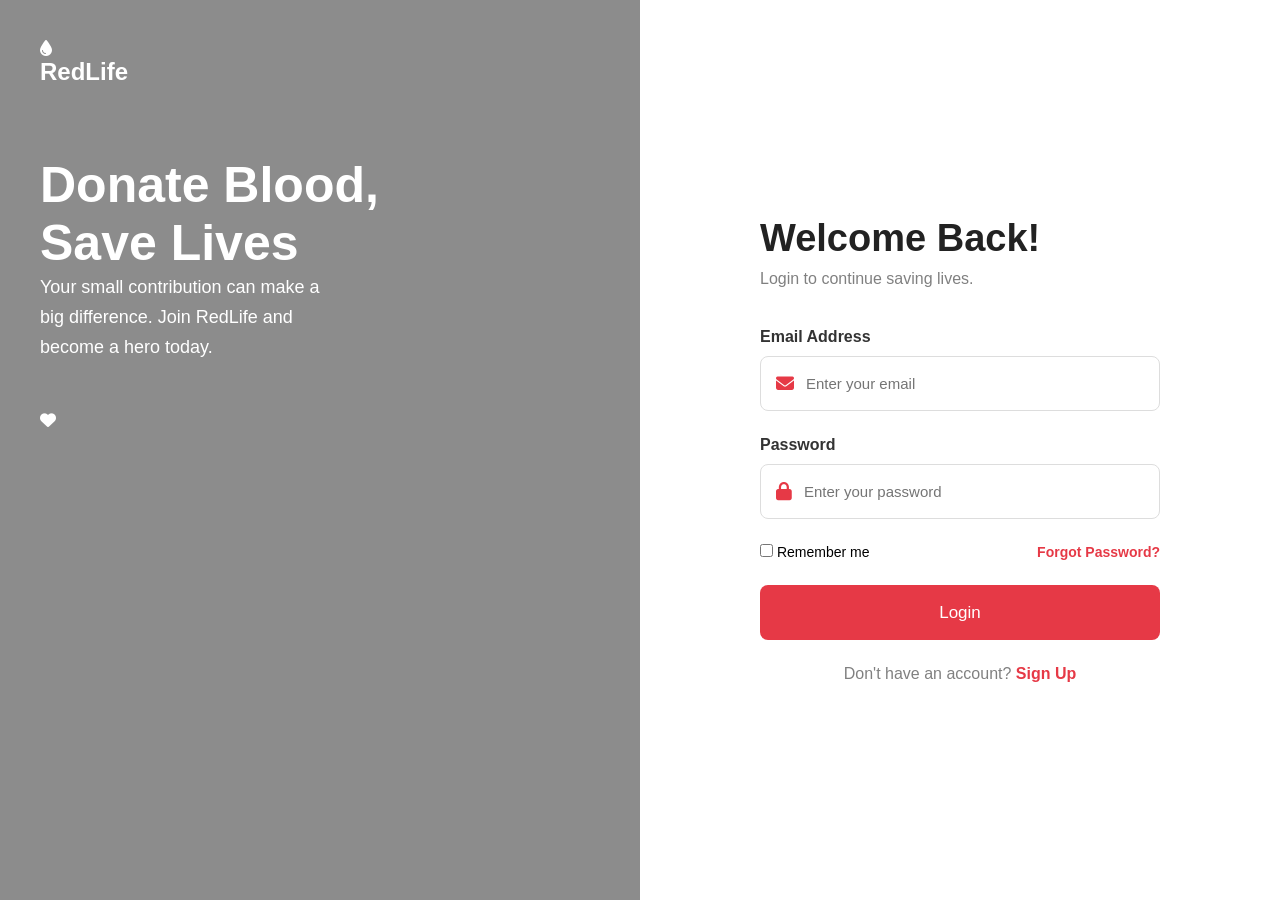
<file: login.html>
<!DOCTYPE html>
<html lang="en">

<head>
    <meta charset="UTF-8">
    <meta name="viewport" content="width=device-width, initial-scale=1.0">

    <title>RedLife Login</title>

    <link rel="stylesheet" href="login.css">

    <!-- Font Awesome Icons -->
    <link rel="stylesheet" href="https://cdnjs.cloudflare.com/ajax/libs/font-awesome/6.5.1/css/all.min.css">
</head>

<body>

    <div class="login-container">

        <!-- Left Side -->
        <div class="left-side">

            <!-- Background Video -->
            <video class="background-video" autoplay muted loop playsinline>
                <source src="./images/vecteezy_covid-19-virus-mutates-or-develops-a-strain-enter-the-body_7098044.mov">
            </video>

            <!-- Dark Overlay -->
            <div class="video-overlay"></div>

            <div class="content">

                <div class="logo">
                    <i class="fa-solid fa-droplet"></i>
                    <h2>RedLife</h2>
                </div>

                <h1>Donate Blood,<br>Save Lives</h1>

                <p>
                    Your small contribution can make a big difference.
                    Join RedLife and become a hero today.
                </p>

                <div class="blood-icon">
                    <i class="fa-solid fa-heart"></i>
                </div>

            </div>

        </div>


        <!-- Right Side Login -->
        <div class="right-side">

            <div class="login-box">

                <h1>Welcome Back!</h1>

                <p class="subtitle">
                    Login to continue saving lives.
                </p>


                <form>

                    <div class="input-box">

                        <label>Email Address</label>

                        <div class="input-field">

                            <i class="fa-solid fa-envelope"></i>

                            <input type="email" placeholder="Enter your email">

                        </div>

                    </div>


                    <div class="input-box">

                        <label>Password</label>

                        <div class="input-field">

                            <i class="fa-solid fa-lock"></i>

                            <input type="password" placeholder="Enter your password">

                        </div>

                    </div>


                    <div class="options">

                        <label>

                            <input type="checkbox">

                            Remember me

                        </label>

                        <a href="#">Forgot Password?</a>

                    </div>


                    <!-- <a href="about.html"><button>Login</button></a> -->
                    <button type="button" onclick="window.location.href='index.html'">
                        Login
                    </button>

                    <p class="register">

                        Don't have an account?

                        <a href="#">Sign Up</a>

                    </p>

                </form>

            </div>

        </div>

    </div>

</body>

</html>
</file>
<file: login.css>
* {
    margin: 0;
    padding: 0;
    box-sizing: border-box;
}


body {
    font-family: Arial, sans-serif;
}


.login-container {
    width: 100%;
    min-height: 100vh;

    display: flex;
}

/* 
/* LEFT SIDE 

.left-side {
    width: 50%;

    background: linear-gradient(
        135deg,
        #c1121f,
        #e63946
    );

    color: white;

    display: flex;

    justify-content: center;

    align-items: center;
}


.content {
    width: 70%;
}


.logo {
    display: flex;

    align-items: center;

    gap: 10px;

    margin-bottom: 70px;
}


.logo i {
    font-size: 35px;
}


.logo h2 {
    font-size: 30px;
}


.content h1 {
    font-size: 50px;

    margin-bottom: 20px;
}


.content p {
    font-size: 18px;

    line-height: 30px;

    width: 80%;
}


.blood-icon {
    margin-top: 50px;

    width: 100px;

    height: 100px;

    background-color: white;

    color: #e63946;

    border-radius: 50%;

    display: flex;

    justify-content: center;

    align-items: center;
}


.blood-icon i {
    font-size: 45px;
}

 */

 .left-side {
    position: relative;
    overflow: hidden;
}

/* Background Video */
.background-video {
    position: absolute;
    top: 0;
    left: 0;

    width: 100%;
    height: 100%;

    object-fit: cover;

    z-index: 0;
}

/* Dark Overlay */
.video-overlay {
    position: absolute;
    top: 0;
    left: 0;

    width: 100%;
    height: 100%;

    background: rgba(0, 0, 0, 0.45);

    

    z-index: 1;
}

/* Content above video */
.left-side .content {
    position: relative;
    color: white;
    padding: 40px;
    z-index: 2;
}

/* RIGHT SIDE */

.right-side {
    width: 50%;

    display: flex;

    justify-content: center;

    align-items: center;

    background-color: #ffffff;
}


.login-box {
    width: 400px;
}


.login-box h1 {
    font-size: 38px;

    color: #222;

    margin-bottom: 10px;
}


.subtitle {
    color: gray;

    margin-bottom: 40px;

    font-size: 16px;
}



/* INPUT */

.input-box {
    margin-bottom: 25px;
}


.input-box label {
    display: block;

    margin-bottom: 10px;

    font-weight: bold;

    color: #333;
}


.input-field {
    width: 100%;

    height: 55px;

    border: 1px solid #ddd;

    border-radius: 8px;

    display: flex;

    align-items: center;

    padding: 0 15px;
}


.input-field i {
    color: #e63946;

    font-size: 18px;

    margin-right: 12px;
}


.input-field input {
    width: 100%;

    border: none;

    outline: none;

    font-size: 15px;
}



/* OPTIONS */

.options {
    display: flex;

    justify-content: space-between;

    margin-bottom: 25px;

    font-size: 14px;
}


.options a {
    text-decoration: none;

    color: #e63946;

    font-weight: bold;
}



/* BUTTON */

button {
    width: 100%;

    height: 55px;

    border: none;

    border-radius: 8px;

    background-color: #e63946;

    color: white;

    font-size: 17px;

    /* cursor: pointer; */

    transition: 0.3s;
}


button:hover {
    background-color: #c1121f;
}



/* REGISTER */

.register {
    text-align: center;

    margin-top: 25px;

    color: gray;
}


.register a {
    color: #e63946;

    text-decoration: none;

    font-weight: bold;
}





/* =========================================================
   1. MOBILE
   0px - 575.99px
   ========================================================= */

@media (max-width: 575.99px) {

    .login-container {
        width: 100%;
        min-height: 100vh;
        display: flex;
        flex-direction: column;
    }

    /* ================= LEFT SIDE ================= */

    .left-side {
        width: 100%;
        min-height: 45vh;
        padding: 40px 20px;
    }

    .content {
        width: 90%;
    }

    .logo {
        margin-bottom: 35px;
    }

    .logo i {
        font-size: 28px;
    }

    .logo h2 {
        font-size: 25px;
    }

    .content h1 {
        font-size: 35px;
        line-height: 1.15;
        margin-bottom: 15px;
    }

    .content p {
        width: 100%;
        font-size: 15px;
        line-height: 24px;
    }

    .blood-icon {
        margin-top: 30px;
        width: 75px;
        height: 75px;
    }

    .blood-icon i {
        font-size: 35px;
    }


    /* ================= RIGHT SIDE ================= */

    .right-side {
        width: 100%;
        min-height: 55vh;
        padding: 40px 20px;
    }

    .login-box {
        width: 100%;
        max-width: 400px;
    }

    .login-box h1 {
        font-size: 30px;
        margin-bottom: 10px;
    }

    .subtitle {
        font-size: 14px;
        margin-bottom: 30px;
    }

    .input-box {
        margin-bottom: 20px;
    }

    .input-field {
        width: 100%;
        height: 50px;
    }

    .options {
        font-size: 13px;
        gap: 10px;
    }

    button {
        width: 100%;
        height: 50px;
        font-size: 16px;
    }

    .register {
        font-size: 14px;
    }

}


/* =========================================================
   2. MOBILE LANDSCAPE
   576px - 767.99px
   ========================================================= */

@media (min-width: 576px) and (max-width: 767.99px) {

    .login-container {
        width: 100%;
        min-height: 100vh;
        display: flex;
        flex-direction: column;
    }

    /* ================= LEFT SIDE ================= */

    .left-side {
        width: 100%;
        min-height: 42vh;
        padding: 40px 30px;
    }

    .content {
        width: 85%;
    }

    .logo {
        margin-bottom: 30px;
    }

    .logo i {
        font-size: 30px;
    }

    .logo h2 {
        font-size: 27px;
    }

    .content h1 {
        font-size: 38px;
        line-height: 1.15;
    }

    .content p {
        width: 90%;
        font-size: 16px;
        line-height: 25px;
    }

    .blood-icon {
        margin-top: 25px;
        width: 80px;
        height: 80px;
    }

    .blood-icon i {
        font-size: 38px;
    }


    /* ================= RIGHT SIDE ================= */

    .right-side {
        width: 100%;
        min-height: 58vh;
        padding: 40px 30px;
    }

    .login-box {
        width: 90%;
        max-width: 450px;
    }

    .login-box h1 {
        font-size: 32px;
    }

    .subtitle {
        margin-bottom: 30px;
    }

}


/* =========================================================
   3. TABLET
   768px - 991.99px
   ========================================================= */

@media (min-width: 768px) and (max-width: 991.99px) {

    .login-container {
        width: 100%;
        min-height: 100vh;
        display: flex;
        flex-direction: column;
    }

    /* ================= LEFT SIDE ================= */

    .left-side {
        width: 100%;
        min-height: 45vh;
        padding: 50px 40px;
    }

    .content {
        width: 80%;
    }

    .logo {
        margin-bottom: 35px;
    }

    .logo i {
        font-size: 32px;
    }

    .logo h2 {
        font-size: 28px;
    }

    .content h1 {
        font-size: 42px;
        line-height: 1.15;
    }

    .content p {
        width: 85%;
        font-size: 17px;
        line-height: 27px;
    }

    .blood-icon {
        margin-top: 30px;
    }


    /* ================= RIGHT SIDE ================= */

    .right-side {
        width: 100%;
        min-height: 55vh;
        padding: 50px 40px;
    }

    .login-box {
        width: 70%;
        max-width: 450px;
    }

    .login-box h1 {
        font-size: 35px;
    }

}


/* =========================================================
   4. LAPTOP
   992px - 1199.99px
   ========================================================= */

@media (min-width: 992px) and (max-width: 1199.99px) {

    .login-container {
        width: 100%;
        min-height: 100vh;
        display: flex;
        flex-direction: row;
    }

    /* ================= LEFT SIDE ================= */

    .left-side {
        width: 50%;
    }

    .content {
        width: 75%;
    }

    .logo {
        margin-bottom: 60px;
    }

    .content h1 {
        font-size: 45px;
    }

    .content p {
        width: 90%;
        font-size: 17px;
        line-height: 28px;
    }

    .blood-icon {
        margin-top: 45px;
    }


    /* ================= RIGHT SIDE ================= */

    .right-side {
        width: 50%;
        padding: 30px;
    }

    .login-box {
        width: 85%;
        max-width: 400px;
    }

    .login-box h1 {
        font-size: 36px;
    }

}


/* =========================================================
   5. LARGE DESKTOP
   1200px - 1399.99px
   ========================================================= */

@media (min-width: 1200px) and (max-width: 1399.99px) {

    .login-container {
        width: 100%;
        min-height: 100vh;
        display: flex;
        flex-direction: row;
    }

    /* ================= LEFT SIDE ================= */

    .left-side {
        width: 50%;
    }

    .content {
        width: 70%;
    }

    .logo {
        margin-bottom: 70px;
    }

    .content h1 {
        font-size: 50px;
    }

    .content p {
        width: 80%;
        font-size: 18px;
        line-height: 30px;
    }

    .blood-icon {
        margin-top: 50px;
    }


    /* ================= RIGHT SIDE ================= */

    .right-side {
        width: 50%;
    }

    .login-box {
        width: 400px;
    }

    .login-box h1 {
        font-size: 38px;
    }

}


/* =========================================================
   6. EXTRA LARGE DESKTOP
   1400px+
   ========================================================= */

@media (min-width: 1400px) {

    .login-container {
        width: 100%;
        min-height: 100vh;
        display: flex;
        flex-direction: row;
    }

    /* ================= LEFT SIDE ================= */

    .left-side {
        width: 50%;
    }

    .content {
        width: 70%;
        max-width: 650px;
    }

    .logo {
        margin-bottom: 70px;
    }

    .logo i {
        font-size: 35px;
    }

    .logo h2 {
        font-size: 30px;
    }

    .content h1 {
        font-size: 50px;
    }

    .content p {
        width: 80%;
        font-size: 18px;
        line-height: 30px;
    }

    .blood-icon {
        margin-top: 50px;
        width: 100px;
        height: 100px;
    }

    .blood-icon i {
        font-size: 45px;
    }


    /* ================= RIGHT SIDE ================= */

    .right-side {
        width: 50%;
    }

    .login-box {
        width: 400px;
    }

    .login-box h1 {
        font-size: 38px;
    }

}
</file>
